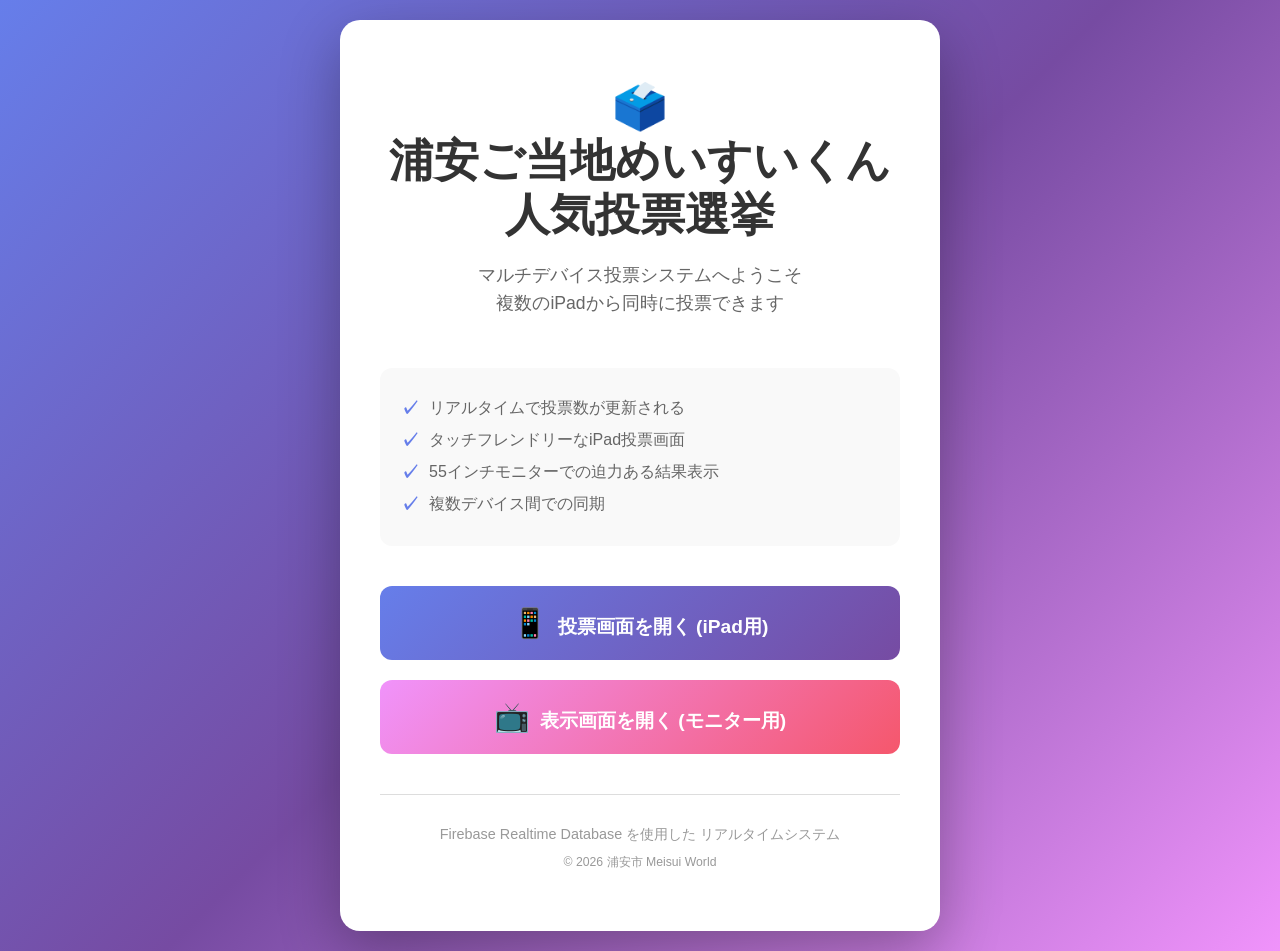
<file: index.html>
<!DOCTYPE html>
<html lang="ja">
<head>
  <meta charset="UTF-8">
  <meta name="viewport" content="width=device-width, initial-scale=1.0">
  <title>浦安ご当地めいすいくん人気投票選挙</title>
  <style>
    * {
      margin: 0;
      padding: 0;
      box-sizing: border-box;
    }

    body {
      font-family: 'Segoe UI', Tahoma, Geneva, Verdana, sans-serif;
      background: linear-gradient(135deg, #667eea 0%, #764ba2 50%, #f093fb 100%);
      min-height: 100vh;
      display: flex;
      align-items: center;
      justify-content: center;
      padding: 20px;
    }

    .container {
      background: white;
      border-radius: 20px;
      padding: 60px 40px;
      box-shadow: 0 20px 60px rgba(0, 0, 0, 0.3);
      text-align: center;
      max-width: 600px;
    }

    .title {
      font-size: 2.8em;
      font-weight: bold;
      margin-bottom: 20px;
      color: #333;
      line-height: 1.2;
    }

    .subtitle {
      font-size: 1.1em;
      color: #666;
      margin-bottom: 50px;
      line-height: 1.6;
    }

    .button-group {
      display: flex;
      gap: 20px;
      flex-direction: column;
    }

    .btn {
      padding: 20px 30px;
      font-size: 1.2em;
      font-weight: bold;
      border: none;
      border-radius: 12px;
      cursor: pointer;
      transition: all 0.3s;
      text-decoration: none;
      display: inline-block;
      text-align: center;
      color: white;
    }

    .btn:hover {
      transform: translateY(-3px);
      box-shadow: 0 8px 20px rgba(0, 0, 0, 0.2);
    }

    .btn:active {
      transform: translateY(-1px);
    }

    .btn-vote {
      background: linear-gradient(135deg, #667eea 0%, #764ba2 100%);
    }

    .btn-display {
      background: linear-gradient(135deg, #f093fb 0%, #f5576c 100%);
    }

    .icon {
      font-size: 1.5em;
      margin-right: 10px;
    }

    .footer {
      margin-top: 40px;
      padding-top: 30px;
      border-top: 1px solid #ddd;
      font-size: 0.9em;
      color: #999;
    }

    .feature-list {
      text-align: left;
      margin: 40px 0;
      background: #f9f9f9;
      padding: 20px;
      border-radius: 12px;
    }

    .feature-item {
      margin: 10px 0;
      color: #666;
      display: flex;
      align-items: center;
    }

    .feature-item:before {
      content: "✓";
      color: #667eea;
      font-weight: bold;
      margin-right: 10px;
      font-size: 1.2em;
    }

    @media (max-width: 600px) {
      .container {
        padding: 40px 30px;
      }

      .title {
        font-size: 2em;
      }

      .btn {
        padding: 15px 20px;
        font-size: 1em;
      }

      .button-group {
        gap: 15px;
      }
    }
  </style>
</head>
<body>
  <div class="container">
    <div class="title">🗳️<br>浦安ご当地めいすいくん人気投票選挙</div>

    <div class="subtitle">
      マルチデバイス投票システムへようこそ<br>
      複数のiPadから同時に投票できます
    </div>

    <div class="feature-list">
      <div class="feature-item">リアルタイムで投票数が更新される</div>
      <div class="feature-item">タッチフレンドリーなiPad投票画面</div>
      <div class="feature-item">55インチモニターでの迫力ある結果表示</div>
      <div class="feature-item">複数デバイス間での同期</div>
    </div>

    <div class="button-group">
      <a href="vote.html" class="btn btn-vote">
        <span class="icon">📱</span>投票画面を開く (iPad用)
      </a>
      <a href="display.html" class="btn btn-display">
        <span class="icon">📺</span>表示画面を開く (モニター用)
      </a>
    </div>

    <div class="footer">
      <p>Firebase Realtime Database を使用した リアルタイムシステム</p>
      <p style="margin-top: 10px; font-size: 0.85em;">© 2026 浦安市 Meisui World</p>
    </div>
  </div>
</body>
</html>
</file>
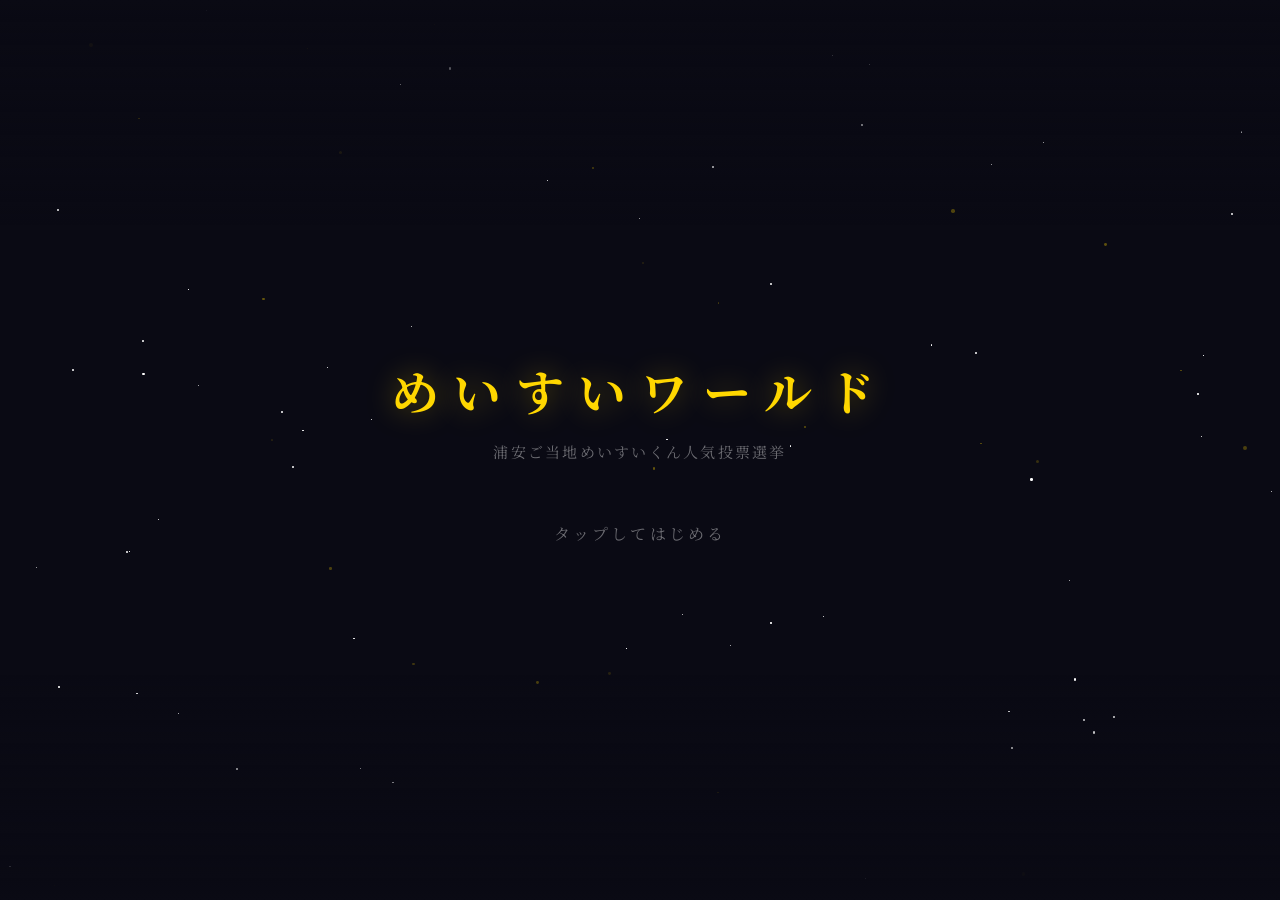
<file: ending-credits.html>
<!DOCTYPE html>
<html lang="ja">
<head>
<meta charset="UTF-8">
<meta name="viewport" content="width=device-width, initial-scale=1.0, maximum-scale=1.0, user-scalable=no">
<title>めいすいワールド - エンディング</title>
<link href="https://fonts.googleapis.com/css2?family=Noto+Serif+JP:wght@300;400;600;700&display=swap" rel="stylesheet">
<style>
* { margin:0; padding:0; box-sizing:border-box; }
body {
    width:100%; height:100vh; overflow:hidden;
    background:#0a0a14; position:relative;
    font-family:'Noto Serif JP','Hiragino Mincho ProN','BIZ UDGothic',serif;
}

.particle {
    position:fixed; border-radius:50%; pointer-events:none; z-index:1;
    animation: pfloat var(--dur) ease-in-out var(--delay) infinite;
}
@keyframes pfloat {
    0%,100% { transform:translateY(0) scale(1); opacity:var(--op); }
    50% { transform:translateY(-25px) scale(1.3); opacity:calc(var(--op) * 1.5); }
}

.grad-top {
    position:fixed;top:0;left:0;right:0;height:25vh;
    background:linear-gradient(to bottom,#0a0a14 0%,transparent 100%);
    z-index:10;pointer-events:none;
}
.grad-bottom {
    position:fixed;bottom:0;left:0;right:0;height:25vh;
    background:linear-gradient(to top,#0a0a14 0%,transparent 100%);
    z-index:10;pointer-events:none;
}

#titleScreen {
    position:absolute;inset:0;display:flex;flex-direction:column;
    align-items:center;justify-content:center;z-index:20;cursor:pointer;
}
#titleText {
    color:#FFD700;font-size:clamp(28px,6vw,48px);font-weight:700;
    letter-spacing:0.3em;animation:titleReveal 2.5s ease-out forwards;
    margin-bottom:16px;text-shadow:0 0 30px rgba(255,215,0,0.4);
}
#titleSub {
    color:rgba(255,255,255,0.4);font-size:clamp(11px,2vw,15px);
    letter-spacing:0.15em;margin-bottom:60px;
    animation:fadeIn 2s 1s ease forwards; opacity:0;
}
#tapText {
    color:rgba(255,255,255,0.4);font-size:clamp(12px,2.5vw,16px);
    letter-spacing:0.2em;animation:breathe 3s ease-in-out infinite;
}
@keyframes titleReveal {
    from { opacity:0; letter-spacing:1.5em; filter:blur(8px); }
    to { opacity:1; letter-spacing:0.3em; filter:blur(0); }
}
@keyframes breathe { 0%,100% { opacity:0.3; } 50% { opacity:0.7; } }
@keyframes fadeIn { to { opacity:1; } }
@keyframes fadeInUp {
    from { opacity:0; transform:translateY(30px); }
    to { opacity:1; transform:translateY(0); }
}
@keyframes glow {
    0%,100% { text-shadow:0 0 20px rgba(255,215,0,0.3); }
    50% { text-shadow:0 0 50px rgba(255,215,0,0.6),0 0 100px rgba(255,215,0,0.2); }
}
@keyframes starTwinkle {
    0%,100% { opacity:0.2; transform:scale(1); }
    50% { opacity:1; transform:scale(1.5); }
}

#mainContent { display:none; }

/* スクロール全体 */
#scrollWrap {
    position:fixed;inset:0;display:flex;justify-content:center;
    z-index:3;pointer-events:none;overflow:hidden;
}
#scrollInner {
    width:min(88%,560px); position:relative;
}

/* テキスト行 */
.ln { text-align:center; margin-bottom:6px; }
.ln-title {
    color:#FFD700;font-size:clamp(22px,5vw,36px);font-weight:700;
    letter-spacing:0.25em;margin:40px 0 20px;
    animation:glow 4s ease-in-out infinite;
}
.ln-section {
    color:rgba(255,215,0,0.65);font-size:clamp(15px,3.2vw,22px);font-weight:600;
    letter-spacing:0.15em;margin:36px 0 16px;
}
.ln-normal {
    color:rgba(255,255,255,0.82);font-size:clamp(14px,3vw,18px);font-weight:300;
    line-height:2.0;letter-spacing:0.06em;
}
.ln-accent {
    color:#ffd700;font-size:clamp(15px,3.2vw,19px);font-weight:600;
    line-height:2.0;letter-spacing:0.08em;
}
.ln-small {
    color:rgba(255,255,255,0.45);font-size:clamp(11px,2.2vw,14px);font-weight:300;
    line-height:2.0;letter-spacing:0.05em;
}
.ln-empty { height:40px; }
.ln-big-empty { height:80px; }
.ln-huge-empty { height:140px; }

/* 歩くキャラ（テキスト内に配置） */
.walking-char {
    display:flex;justify-content:center;margin:30px 0;
}

/* コントロール */
#controls {
    position:fixed;bottom:16px;right:16px;z-index:30;display:flex;gap:8px;
    opacity:0;transition:opacity 1s;
}
#controls.show { opacity:1; }
#controls button {
    background:rgba(255,255,255,0.08);border:1px solid rgba(255,255,255,0.15);
    color:rgba(255,255,255,0.6);border-radius:8px;padding:8px 16px;
    font-size:12px;cursor:pointer;backdrop-filter:blur(4px);
    font-family:'Noto Serif JP',serif;transition:all 0.3s;
}
#controls button:hover { background:rgba(255,255,255,0.15);color:rgba(255,255,255,0.9); }

#progressBar {
    position:fixed;bottom:0;left:0;right:0;height:2px;
    background:rgba(255,255,255,0.08);z-index:30;
}
#progressFill {
    height:100%;width:0%;
    background:linear-gradient(90deg,#FFD700,#FFA500);
    transition:width 0.1s linear;
}
#backBtn {
    position:fixed;top:12px;left:16px;z-index:30;
    padding:6px 16px;background:rgba(255,255,255,0.06);
    border:1px solid rgba(255,255,255,0.1);color:rgba(255,255,255,0.4);
    border-radius:8px;font-size:11px;cursor:pointer;text-decoration:none;
    font-family:'Noto Serif JP',serif;backdrop-filter:blur(4px);
    opacity:0;transition:opacity 1s;
}
#backBtn:hover { color:rgba(255,255,255,0.8);background:rgba(255,255,255,0.12); }

/* 星 */
.star {
    position:fixed;border-radius:50%;background:#fff;pointer-events:none;z-index:0;
    animation:starTwinkle var(--dur) ease-in-out var(--delay) infinite;
}
</style>
</head>
<body>

<div class="grad-top"></div>
<div class="grad-bottom"></div>
<div id="particles"></div>
<div id="stars"></div>

<a id="backBtn" href="world.html">&larr; ゲームに戻る</a>

<div id="titleScreen" onclick="startCredits()">
    <div id="titleText">めいすいワールド</div>
    <div id="titleSub">浦安ご当地めいすいくん人気投票選挙</div>
    <div id="tapText">タップしてはじめる</div>
</div>

<div id="mainContent">
    <div id="scrollWrap">
        <div id="scrollInner"></div>
    </div>
    <div id="controls">
        <button id="pauseBtn" onclick="togglePause()">⏸</button>
        <button onclick="resetCredits()">↺</button>
    </div>
    <div id="progressBar"><div id="progressFill"></div></div>
</div>

<script>
// テキストデータ（type: title/section/normal/accent/small/empty/big/huge/char）
const LINES = [
    {t:'huge'}, {t:'huge'},
    {t:'title', v:'めいすいワールドへようこそ'},
    {t:'big'},
    {t:'normal', v:'あなたが選んだ一票が'},
    {t:'normal', v:'この街の未来をつくりました'},
    {t:'huge'}, {t:'huge'},

    {t:'section', v:'—— ものがたり ——'},
    {t:'big'},
    {t:'normal', v:'むかしむかし'},
    {t:'normal', v:'東京湾のほとりに'},
    {t:'normal', v:'小さな漁村がありました'},
    {t:'big'},
    {t:'accent', v:'堀江・猫実・当代島'},
    {t:'empty'},
    {t:'normal', v:'三つの村が寄り添い'},
    {t:'normal', v:'人々は海とともに暮らしていました'},
    {t:'big'},
    {t:'char'},
    {t:'big'},
    {t:'normal', v:'べか舟で海苔を採り'},
    {t:'normal', v:'あさりを獲り'},
    {t:'normal', v:'穏やかな日々を過ごしていました'},
    {t:'big'},
    {t:'small', v:'境川には千数百艘のべか舟が並び'},
    {t:'small', v:'女たちは「むき手」として貝をむき'},
    {t:'small', v:'佃煮屋が20軒以上も軒を連ねていました'},
    {t:'big'},
    {t:'normal', v:'1928年の夏'},
    {t:'normal', v:'ひとりの作家が浦安にやってきました'},
    {t:'empty'},
    {t:'accent', v:'山本周五郎'},
    {t:'empty'},
    {t:'normal', v:'彼はこの町を「浦粕」と名付け'},
    {t:'normal', v:'名作「青べか物語」を書きました'},
    {t:'empty'},
    {t:'small', v:'住民は「誇張だ」と怒りましたが'},
    {t:'small', v:'今では郷土の誇りになっています'},
    {t:'huge'},

    {t:'section', v:'—— 黒い水 ——'},
    {t:'big'},
    {t:'normal', v:'1958年'},
    {t:'normal', v:'工場の排水が海を黒く染めました'},
    {t:'big'},
    {t:'normal', v:'魚が死に'},
    {t:'normal', v:'海苔が腐り'},
    {t:'normal', v:'漁師たちの生活が奪われました'},
    {t:'big'},
    {t:'accent', v:'漁民800人が国会へ陳情'},
    {t:'empty'},
    {t:'normal', v:'この事件が'},
    {t:'normal', v:'日本の公害対策の原点になりました'},
    {t:'huge'},
    {t:'char'},
    {t:'huge'},

    {t:'section', v:'—— 海から陸へ ——'},
    {t:'big'},
    {t:'normal', v:'漁師たちは海に別れを告げました'},
    {t:'big'},
    {t:'accent', v:'1971年 漁業権 全面放棄'},
    {t:'empty'},
    {t:'normal', v:'300年続いた漁師町の歴史に'},
    {t:'normal', v:'幕が下りた日'},
    {t:'big'},
    {t:'normal', v:'補償金で「にわか長者」になった人もいました'},
    {t:'small', v:'新築ラッシュ、車の購入'},
    {t:'small', v:'でも補償金をすべて失った人も少なくなかった'},
    {t:'big'},
    {t:'normal', v:'でもそこから'},
    {t:'normal', v:'新しい物語がはじまりました'},
    {t:'big'},
    {t:'normal', v:'埋め立てによって'},
    {t:'accent', v:'街の面積は4倍に'},
    {t:'big'},
    {t:'small', v:'東野 富岡 海楽 美浜'},
    {t:'small', v:'舞浜 日の出 明海 高洲 千鳥'},
    {t:'big'},
    {t:'normal', v:'新しい土地に'},
    {t:'normal', v:'新しい人々が集まり'},
    {t:'normal', v:'浦安は生まれ変わりました'},
    {t:'huge'},
    {t:'char'},
    {t:'huge'},

    {t:'section', v:'—— 夢の王国 ——'},
    {t:'big'},
    {t:'normal', v:'船橋ヘルスセンターの成功者'},
    {t:'normal', v:'丹沢善利は夢を見ました'},
    {t:'big'},
    {t:'normal', v:'京成電鉄 三井不動産 朝日土地興業'},
    {t:'normal', v:'三つの会社が手を組み'},
    {t:'big'},
    {t:'accent', v:'1960年 オリエンタルランド設立'},
    {t:'empty'},
    {t:'small', v:'社名は丹沢が命名「東洋の楽園」'},
    {t:'big'},
    {t:'normal', v:'1983年4月15日'},
    {t:'accent', v:'東京ディズニーランド 開園'},
    {t:'empty'},
    {t:'normal', v:'開園当日の来場者 26,000人'},
    {t:'big'},
    {t:'small', v:'丹沢はその前に経営難で会社を手放していました'},
    {t:'small', v:'楽園の名付け親は 果実を味わうことなく'},
    {t:'small', v:'歴史の舞台を去りました'},
    {t:'huge'},

    {t:'section', v:'—— 舞浜のひみつ ——'},
    {t:'big'},
    {t:'normal', v:'「舞浜」の由来は'},
    {t:'normal', v:'マイアミビーチではありませんでした'},
    {t:'big'},
    {t:'accent', v:'2019年に公式否定'},
    {t:'empty'},
    {t:'normal', v:'正しくは昭和天皇の御製に基づく'},
    {t:'normal', v:'神楽舞「浦安の舞」が由来'},
    {t:'big'},
    {t:'small', v:'浦安市も長年公式サイトに'},
    {t:'small', v:'「マイアミビーチにちなんで」と書いていました'},
    {t:'huge'},
    {t:'char'},
    {t:'huge'},

    {t:'section', v:'—— 浦安三社祭 ——'},
    {t:'big'},
    {t:'normal', v:'4年に1度'},
    {t:'normal', v:'100基の神輿が街を揺らす'},
    {t:'big'},
    {t:'accent', v:'まえだー！ まえだー！'},
    {t:'big'},
    {t:'normal', v:'地すり 揉み 差し 放り'},
    {t:'normal', v:'浦安だけの担ぎ方'},
    {t:'big'},
    {t:'small', v:'かつては寄付が少ない家に'},
    {t:'small', v:'神輿を突入させて店を壊すほどの暴れ祭りでした'},
    {t:'huge'},

    {t:'section', v:'—— 浦安ご当地めいすいくん ——'},
    {t:'big'},
    {t:'accent', v:'イチョウめいすいくん'},
    {t:'normal', v:'黄金の並木道をつくった'},
    {t:'big'},
    {t:'accent', v:'ツツジめいちゃん'},
    {t:'normal', v:'花でまちを彩った'},
    {t:'big'},
    {t:'accent', v:'ビーナスめいちゃん'},
    {t:'normal', v:'海辺に夢のリゾートをつくった'},
    {t:'big'},
    {t:'accent', v:'浦安の海めいすいくん'},
    {t:'normal', v:'三番瀬の自然を守った'},
    {t:'big'},
    {t:'accent', v:'屋形船めいすいくん'},
    {t:'normal', v:'おまつりの伝統を受け継いだ'},
    {t:'big'},
    {t:'accent', v:'漁師めいすいくん'},
    {t:'normal', v:'港のにぎわいを取り戻した'},
    {t:'huge'},
    {t:'char'},
    {t:'huge'},

    {t:'section', v:'—— 浦安のことば ——'},
    {t:'big'},
    {t:'accent', v:'「はええとこ投票しねと'},
    {t:'accent', v:'　干上がっちゃに」'},
    {t:'big'},
    {t:'accent', v:'「おいは祭りが好きだよ'},
    {t:'accent', v:'　まえだー！」'},
    {t:'big'},
    {t:'accent', v:'「ごっそんなんべ」'},
    {t:'small', v:'（ごちそうさま の浦安弁）'},
    {t:'big'},
    {t:'small', v:'堀江・猫実・当代島'},
    {t:'small', v:'わずか数百メートルしか離れていないのに'},
    {t:'small', v:'方言が違っていました'},
    {t:'huge'},

    {t:'section', v:'—— 数字で見る浦安 ——'},
    {t:'big'},
    {t:'normal', v:'平均所得 776万円（全国7位）'},
    {t:'normal', v:'財政力指数 1.48（全国トップ級）'},
    {t:'normal', v:'市職員平均給与 全国1位'},
    {t:'normal', v:'住みたい街 千葉県1位'},
    {t:'normal', v:'待機児童 ゼロ'},
    {t:'big'},
    {t:'accent', v:'浦安市のOLC株 時価約394億円'},
    {t:'big'},
    {t:'small', v:'でもディズニーへの税収依存は実は約1割'},
    {t:'small', v:'財政力の源泉は高所得市民の個人市民税でした'},
    {t:'huge'},

    {t:'section', v:'—— めいすいワールドの記録 ——'},
    {t:'big'},
    {t:'normal', v:'たくさんの投票'},
    {t:'normal', v:'たくさんの建物'},
    {t:'normal', v:'数えきれない木と花'},
    {t:'normal', v:'たくさんの海の生き物'},
    {t:'big'},
    {t:'normal', v:'モルック大会も開催されました'},
    {t:'normal', v:'三社祭も復活しました'},
    {t:'normal', v:'温泉も湧きました'},
    {t:'big'},
    {t:'normal', v:'すべてはあなたの一票から'},
    {t:'accent', v:'生まれました'},
    {t:'huge'},
    {t:'char'},
    {t:'huge'},

    {t:'section', v:'—— 制作 ——'},
    {t:'big'},
    {t:'normal', v:'企画'},
    {t:'accent', v:'浦安市明るい選挙推進協議会'},
    {t:'accent', v:'浦安市選挙管理委員会'},
    {t:'big'},
    {t:'normal', v:'プログラム'},
    {t:'accent', v:'めいすいワールド制作チーム'},
    {t:'big'},
    {t:'normal', v:'キャラクターデザイン'},
    {t:'accent', v:'めいすいくんファミリー'},
    {t:'huge'},

    {t:'section', v:'—— Special Thanks ——'},
    {t:'big'},
    {t:'normal', v:'浦安市のみなさま'},
    {t:'normal', v:'市民まつり実行委員会'},
    {t:'normal', v:'遊んでくれたすべての人'},
    {t:'big'},
    {t:'normal', v:'そしてあなたへ'},
    {t:'huge'},
    {t:'char'},
    {t:'huge'}, {t:'huge'},

    {t:'accent', v:'ありがとう、浦安。'},
    {t:'accent', v:'ありがとう、めいすいワールド。'},
    {t:'huge'},
    {t:'title', v:'あなたの一票が'},
    {t:'title', v:'未来をつくる。'},
    {t:'huge'}, {t:'huge'}, {t:'huge'},
    {t:'title', v:'— Fin —'},
    {t:'huge'}, {t:'huge'}, {t:'huge'}, {t:'huge'},
];

// 歩くキャラSVG
let walkFrame = 0;
function charSVG() {
    const l = [[-3,3],[-6,6],[-3,3],[0,0]][walkFrame];
    const a = [[4,-4],[6,-6],[4,-4],[0,0]][walkFrame];
    const b = [0,-2,0,-1][walkFrame];
    const c = '#FFD700';
    return `<svg width="80" height="130" viewBox="0 0 120 180">
        <ellipse cx="60" cy="175" rx="25" ry="5" fill="rgba(255,255,255,0.08)"/>
        <g transform="translate(0,${b})">
            <line x1="55" y1="120" x2="${55+l[0]}" y2="165" stroke="${c}" stroke-width="6" stroke-linecap="round"/>
            <line x1="65" y1="120" x2="${65+l[1]}" y2="165" stroke="${c}" stroke-width="6" stroke-linecap="round"/>
            <rect x="42" y="70" width="36" height="55" rx="8" fill="${c}" opacity="0.9"/>
            <line x1="42" y1="80" x2="${30+a[0]}" y2="115" stroke="${c}" stroke-width="5" stroke-linecap="round"/>
            <line x1="78" y1="80" x2="${90+a[1]}" y2="115" stroke="${c}" stroke-width="5" stroke-linecap="round"/>
            <circle cx="60" cy="52" r="22" fill="${c}" opacity="0.95"/>
            <polygon points="45,32 50,18 55,28 60,12 65,28 70,18 75,32" fill="#FFF" opacity="0.85"/>
            <circle cx="53" cy="50" r="3" fill="#1a1a2e"/>
            <circle cx="67" cy="50" r="3" fill="#1a1a2e"/>
            <path d="M52,60 Q60,68 68,60" fill="none" stroke="#1a1a2e" stroke-width="2" stroke-linecap="round"/>
        </g>
    </svg>`;
}

// 初期化
function init() {
    // 星
    const starsEl = document.getElementById('stars');
    for (let i = 0; i < 60; i++) {
        const s = document.createElement('div');
        s.className = 'star';
        const sz = Math.random() * 2 + 0.5;
        s.style.cssText = `left:${Math.random()*100}%;top:${Math.random()*100}%;
            width:${sz}px;height:${sz}px;--dur:${2+Math.random()*4}s;--delay:${Math.random()*3}s;`;
        starsEl.appendChild(s);
    }

    // パーティクル
    const pEl = document.getElementById('particles');
    for (let i = 0; i < 25; i++) {
        const p = document.createElement('div');
        p.className = 'particle';
        const sz = Math.random() * 3 + 1;
        const op = Math.random() * 0.3 + 0.1;
        p.style.cssText = `left:${Math.random()*100}%;top:${Math.random()*100}%;
            width:${sz}px;height:${sz}px;--op:${op};
            background:rgba(255,215,0,${op});--dur:${6+Math.random()*8}s;--delay:${Math.random()*5}s;`;
        pEl.appendChild(p);
    }

    // テキスト構築
    const inner = document.getElementById('scrollInner');
    // 上部スペース
    const topPad = document.createElement('div');
    topPad.style.height = '110vh';
    inner.appendChild(topPad);

    LINES.forEach(line => {
        const el = document.createElement('div');
        el.className = 'ln';
        if (line.t === 'empty') { el.className = 'ln-empty'; }
        else if (line.t === 'big') { el.className = 'ln-big-empty'; }
        else if (line.t === 'huge') { el.className = 'ln-huge-empty'; }
        else if (line.t === 'title') { el.className = 'ln ln-title'; el.textContent = line.v; }
        else if (line.t === 'section') { el.className = 'ln ln-section'; el.textContent = line.v; }
        else if (line.t === 'accent') { el.className = 'ln ln-accent'; el.textContent = line.v; }
        else if (line.t === 'small') { el.className = 'ln ln-small'; el.textContent = line.v; }
        else if (line.t === 'char') {
            el.className = 'walking-char';
            el.setAttribute('data-walkchar', '1');
        }
        else { el.className = 'ln ln-normal'; el.textContent = line.v; }
        inner.appendChild(el);
    });

    // 下部スペース
    const botPad = document.createElement('div');
    botPad.style.height = '60vh';
    inner.appendChild(botPad);

    // キャラアニメーション
    setInterval(() => {
        walkFrame = (walkFrame + 1) % 4;
        document.querySelectorAll('[data-walkchar]').forEach(el => {
            el.innerHTML = charSVG();
        });
    }, 250);
    document.querySelectorAll('[data-walkchar]').forEach(el => { el.innerHTML = charSVG(); });
}

// スクロール
const SCROLL_SPEED = 35;
let totalH = 0;
let scrollPos = 0;
let playing = false;
let animId = null;
let startT = null;

function startCredits() {
    document.getElementById('titleScreen').style.display = 'none';
    document.getElementById('mainContent').style.display = 'block';

    totalH = document.getElementById('scrollInner').scrollHeight - window.innerHeight;

    setTimeout(() => {
        document.getElementById('controls').classList.add('show');
        document.getElementById('backBtn').style.opacity = '1';
    }, 2000);

    setTimeout(() => {
        playing = true;
        startT = performance.now();
        animId = requestAnimationFrame(tick);
    }, 1500);
}

function tick(now) {
    if (!playing) return;
    const elapsed = (now - startT) / 1000;
    scrollPos = Math.min(elapsed * SCROLL_SPEED, totalH);

    document.getElementById('scrollInner').style.transform = `translateY(${-scrollPos}px)`;
    document.getElementById('progressFill').style.width = `${(scrollPos/totalH)*100}%`;

    if (scrollPos < totalH) {
        animId = requestAnimationFrame(tick);
    } else {
        playing = false;
        document.getElementById('pauseBtn').textContent = '▶';
    }
}

function togglePause() {
    if (playing) {
        playing = false;
        if (animId) cancelAnimationFrame(animId);
        document.getElementById('pauseBtn').textContent = '▶';
    } else {
        playing = true;
        startT = performance.now() - (scrollPos / SCROLL_SPEED) * 1000;
        animId = requestAnimationFrame(tick);
        document.getElementById('pauseBtn').textContent = '⏸';
    }
}

function resetCredits() {
    scrollPos = 0;
    playing = false;
    if (animId) cancelAnimationFrame(animId);
    document.getElementById('titleScreen').style.display = 'flex';
    document.getElementById('mainContent').style.display = 'none';
    document.getElementById('scrollInner').style.transform = 'translateY(0)';
    document.getElementById('progressFill').style.width = '0%';
    document.getElementById('pauseBtn').textContent = '⏸';
    document.getElementById('backBtn').style.opacity = '0';
    document.getElementById('controls').classList.remove('show');
}

init();
</script>
</body>
</html>
</file>
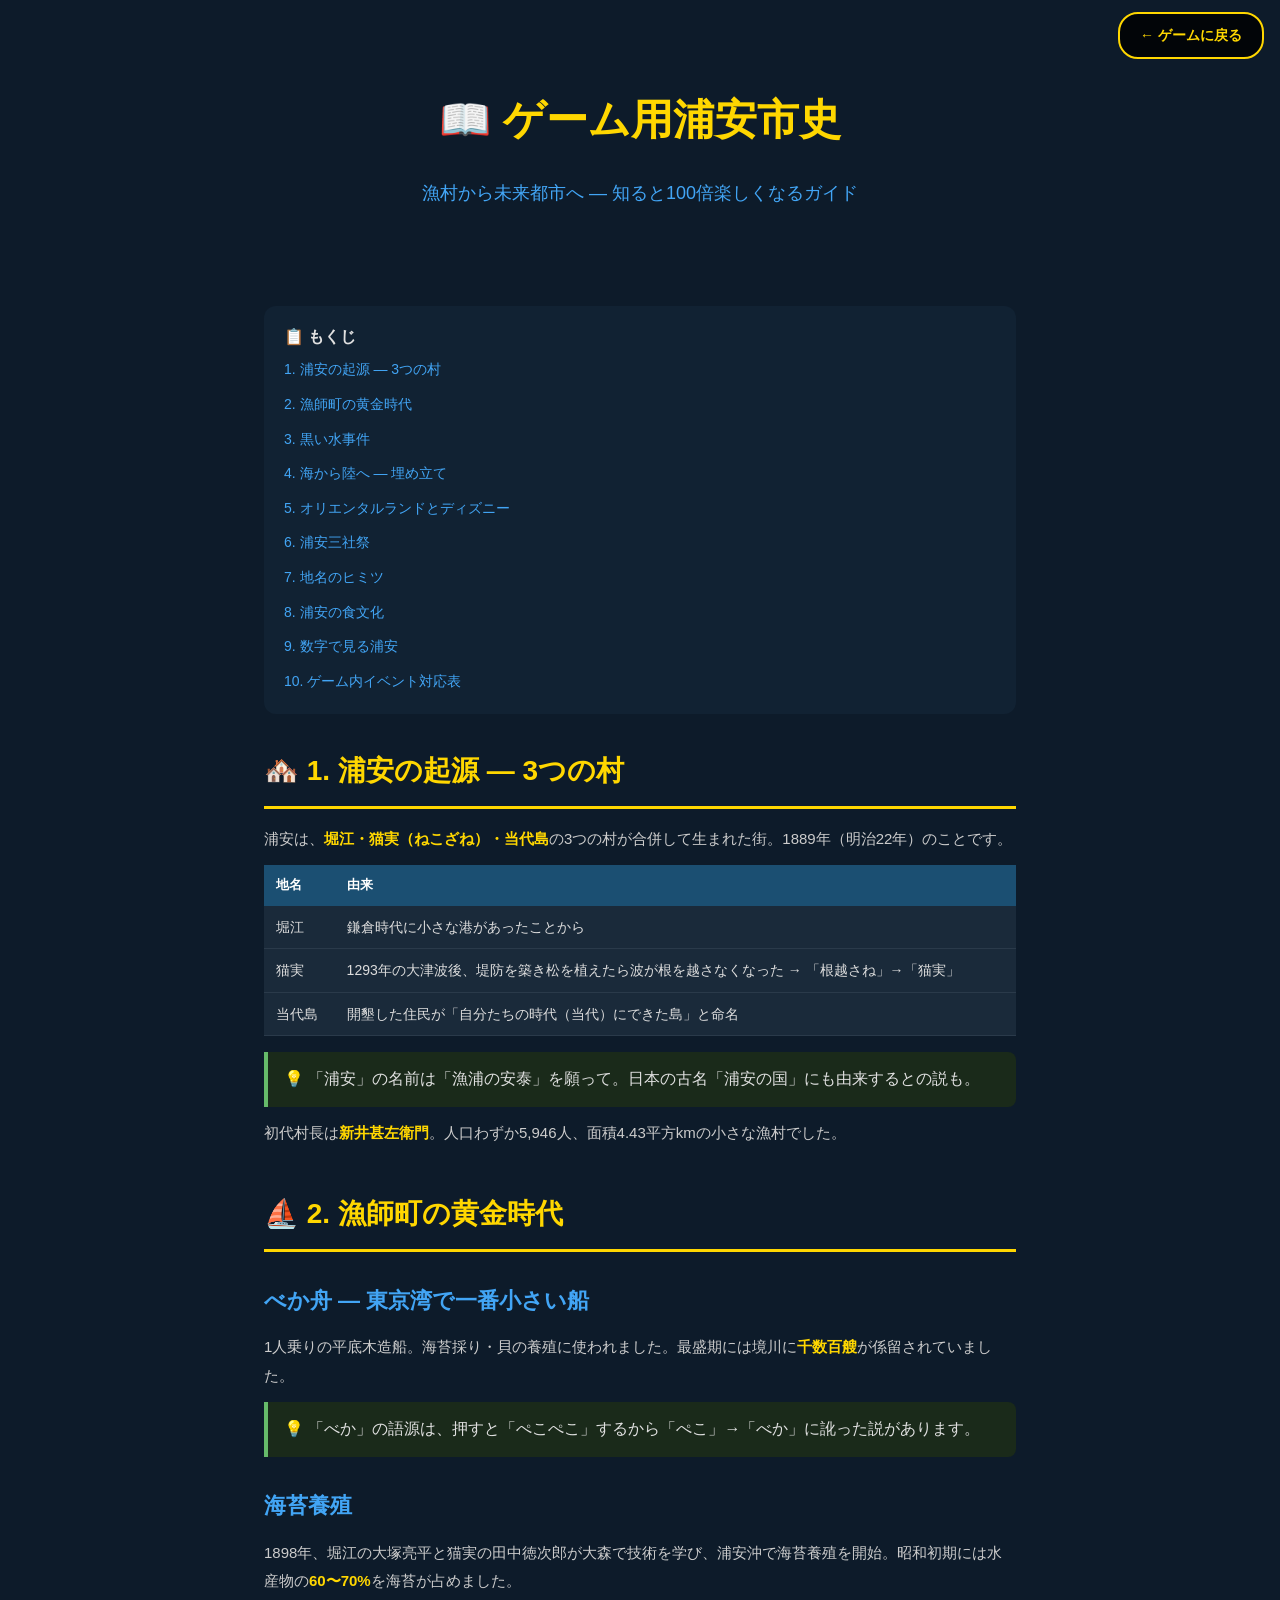
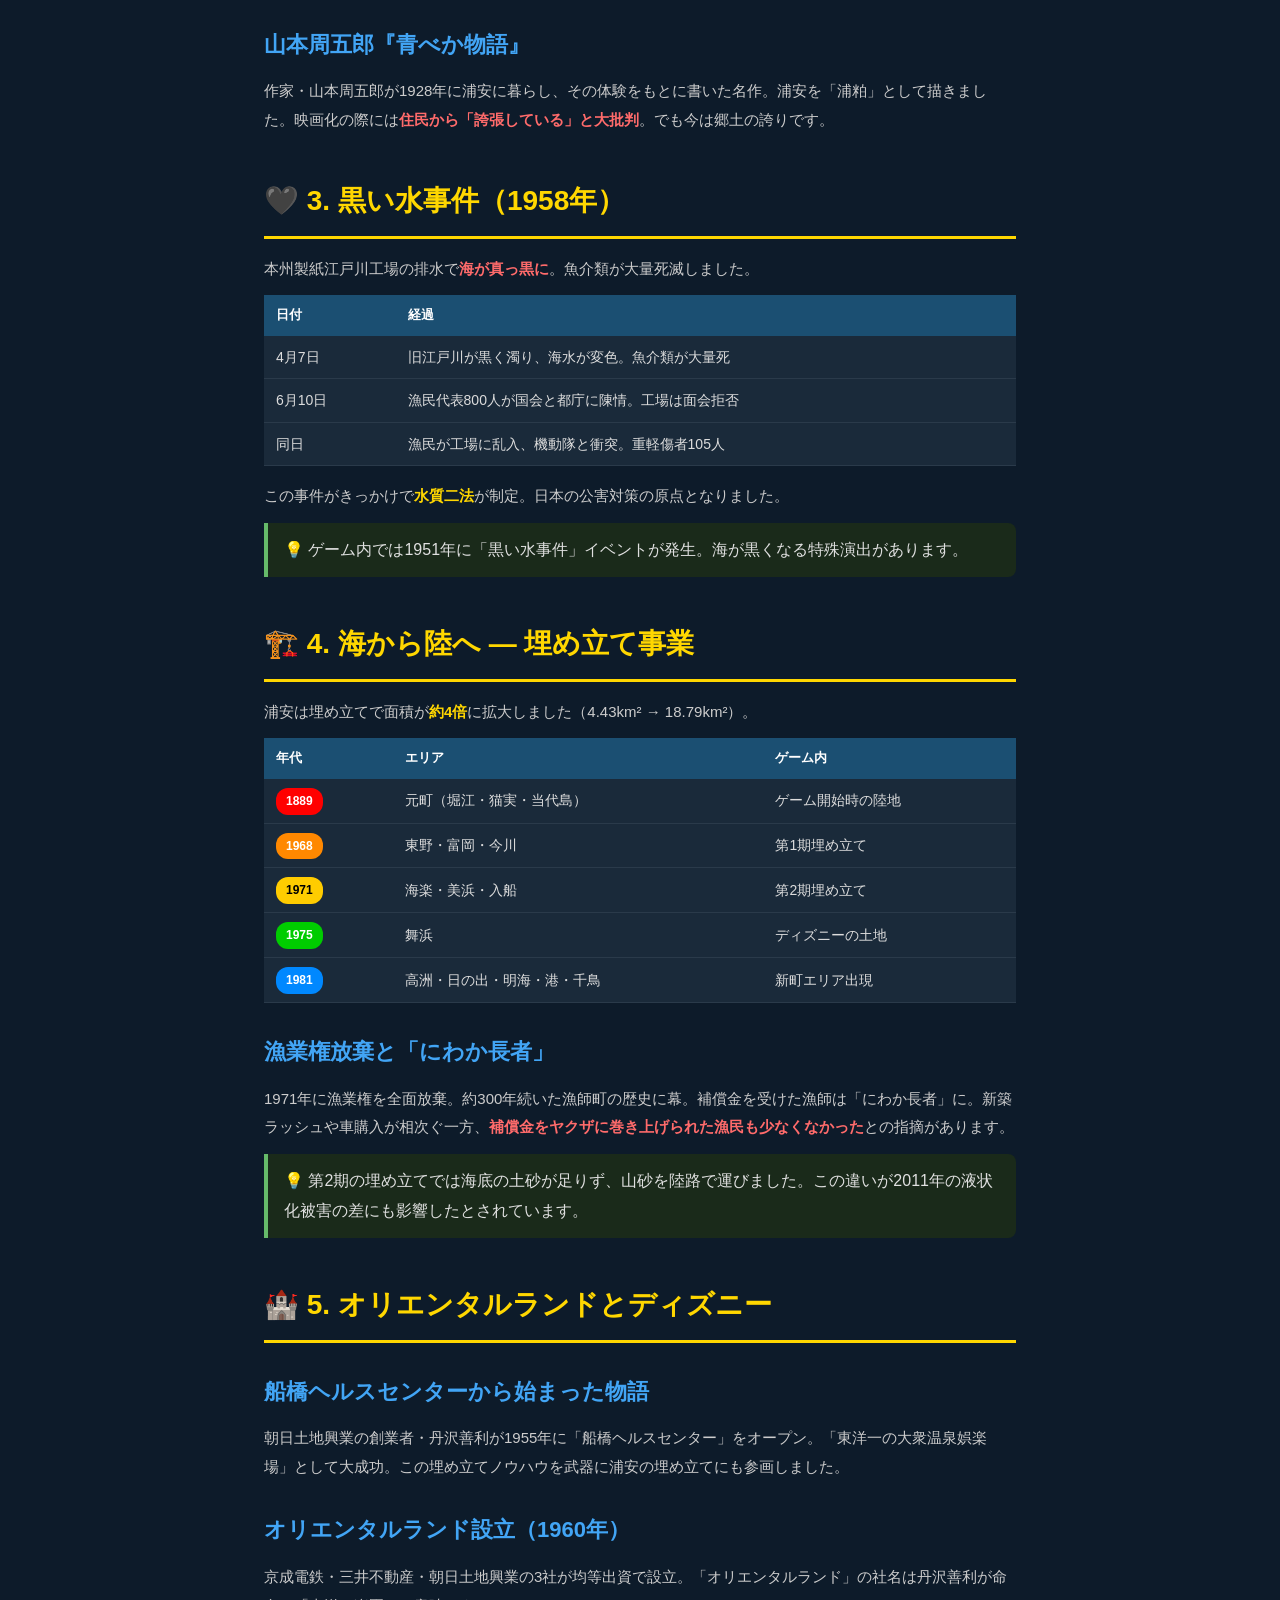
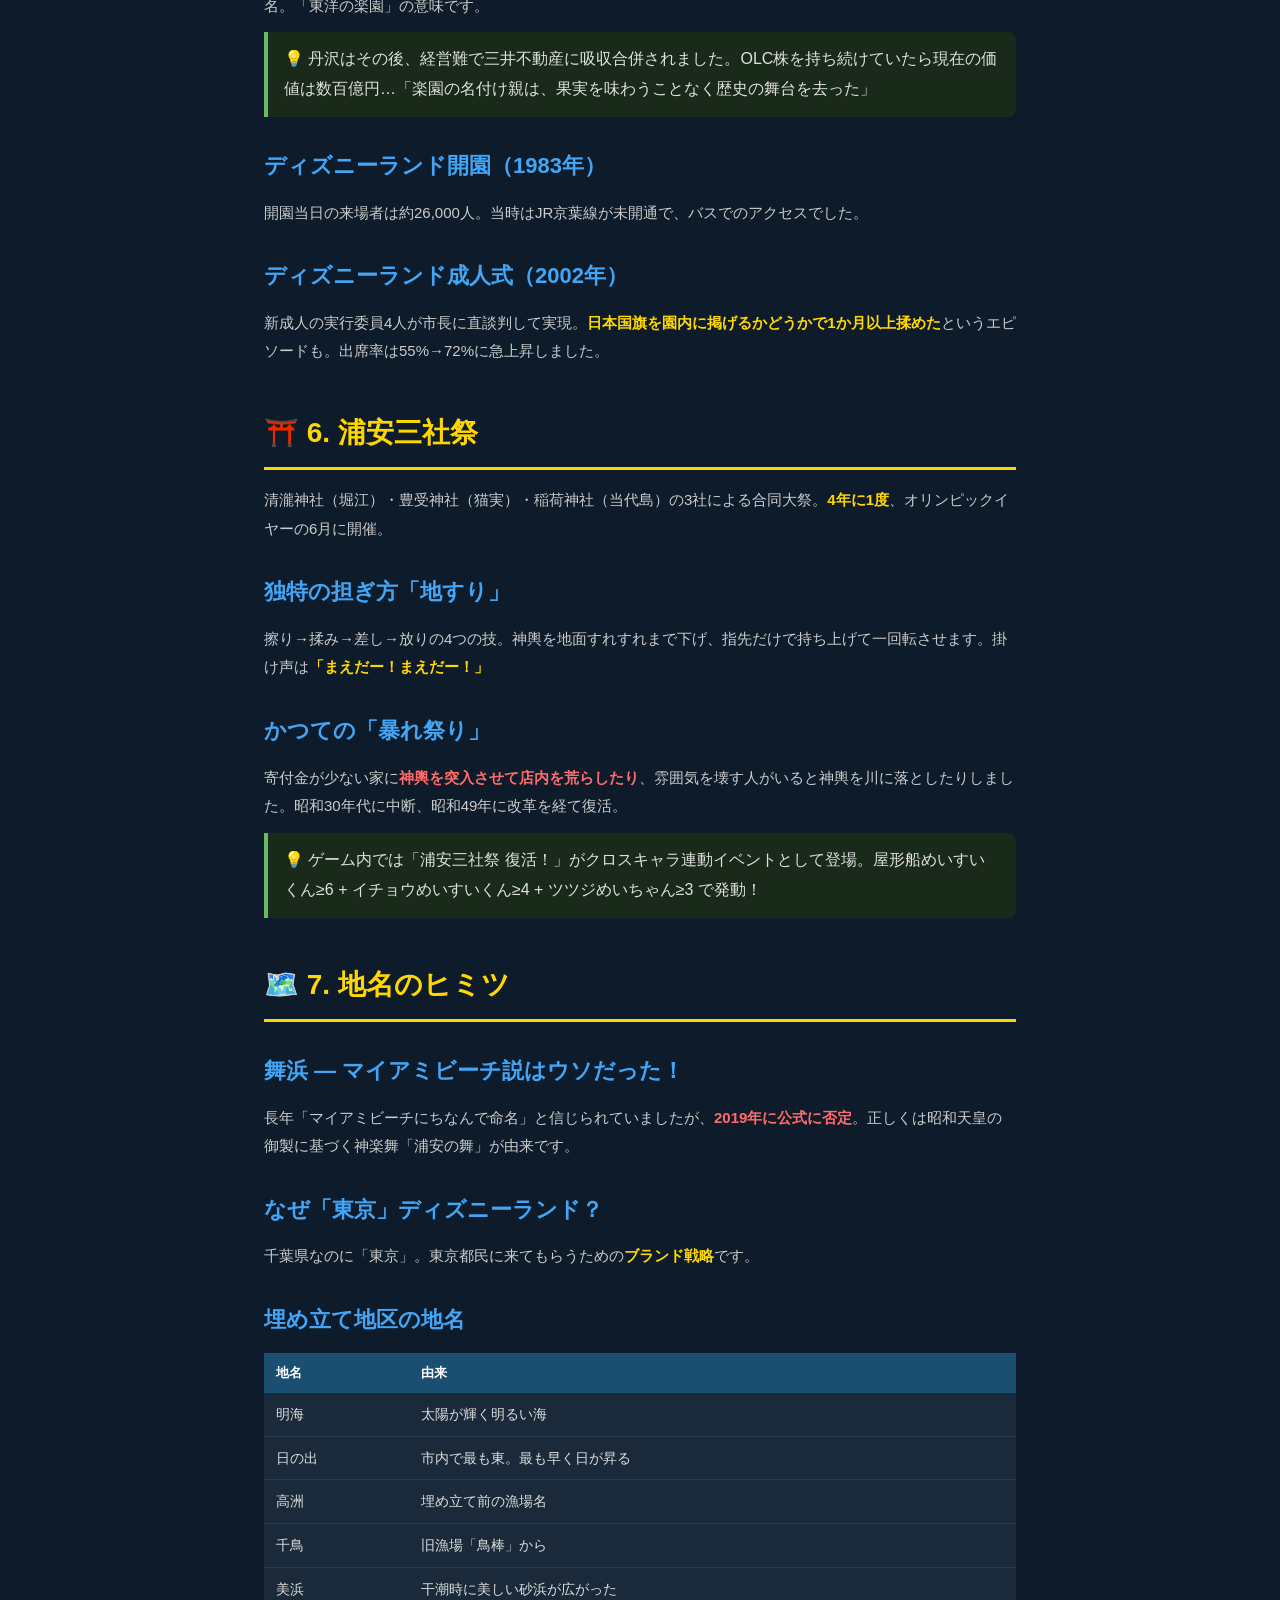
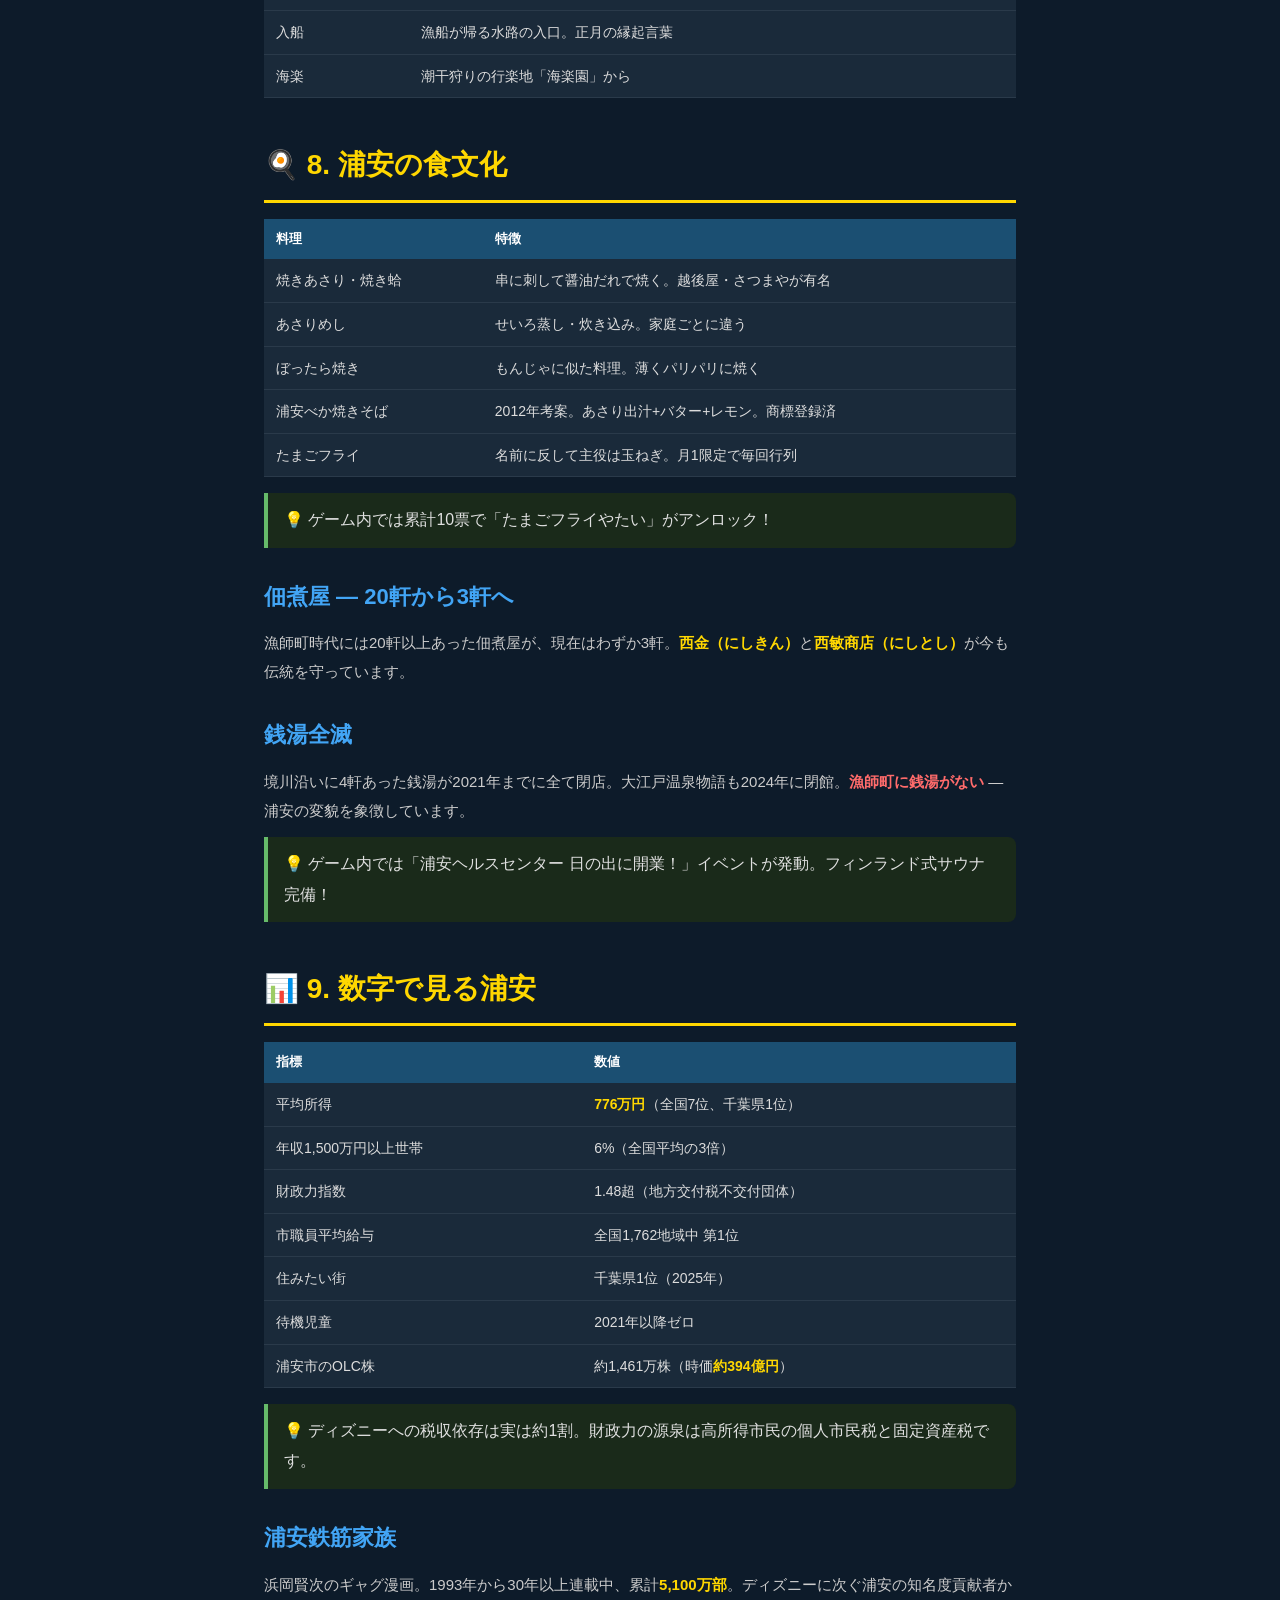
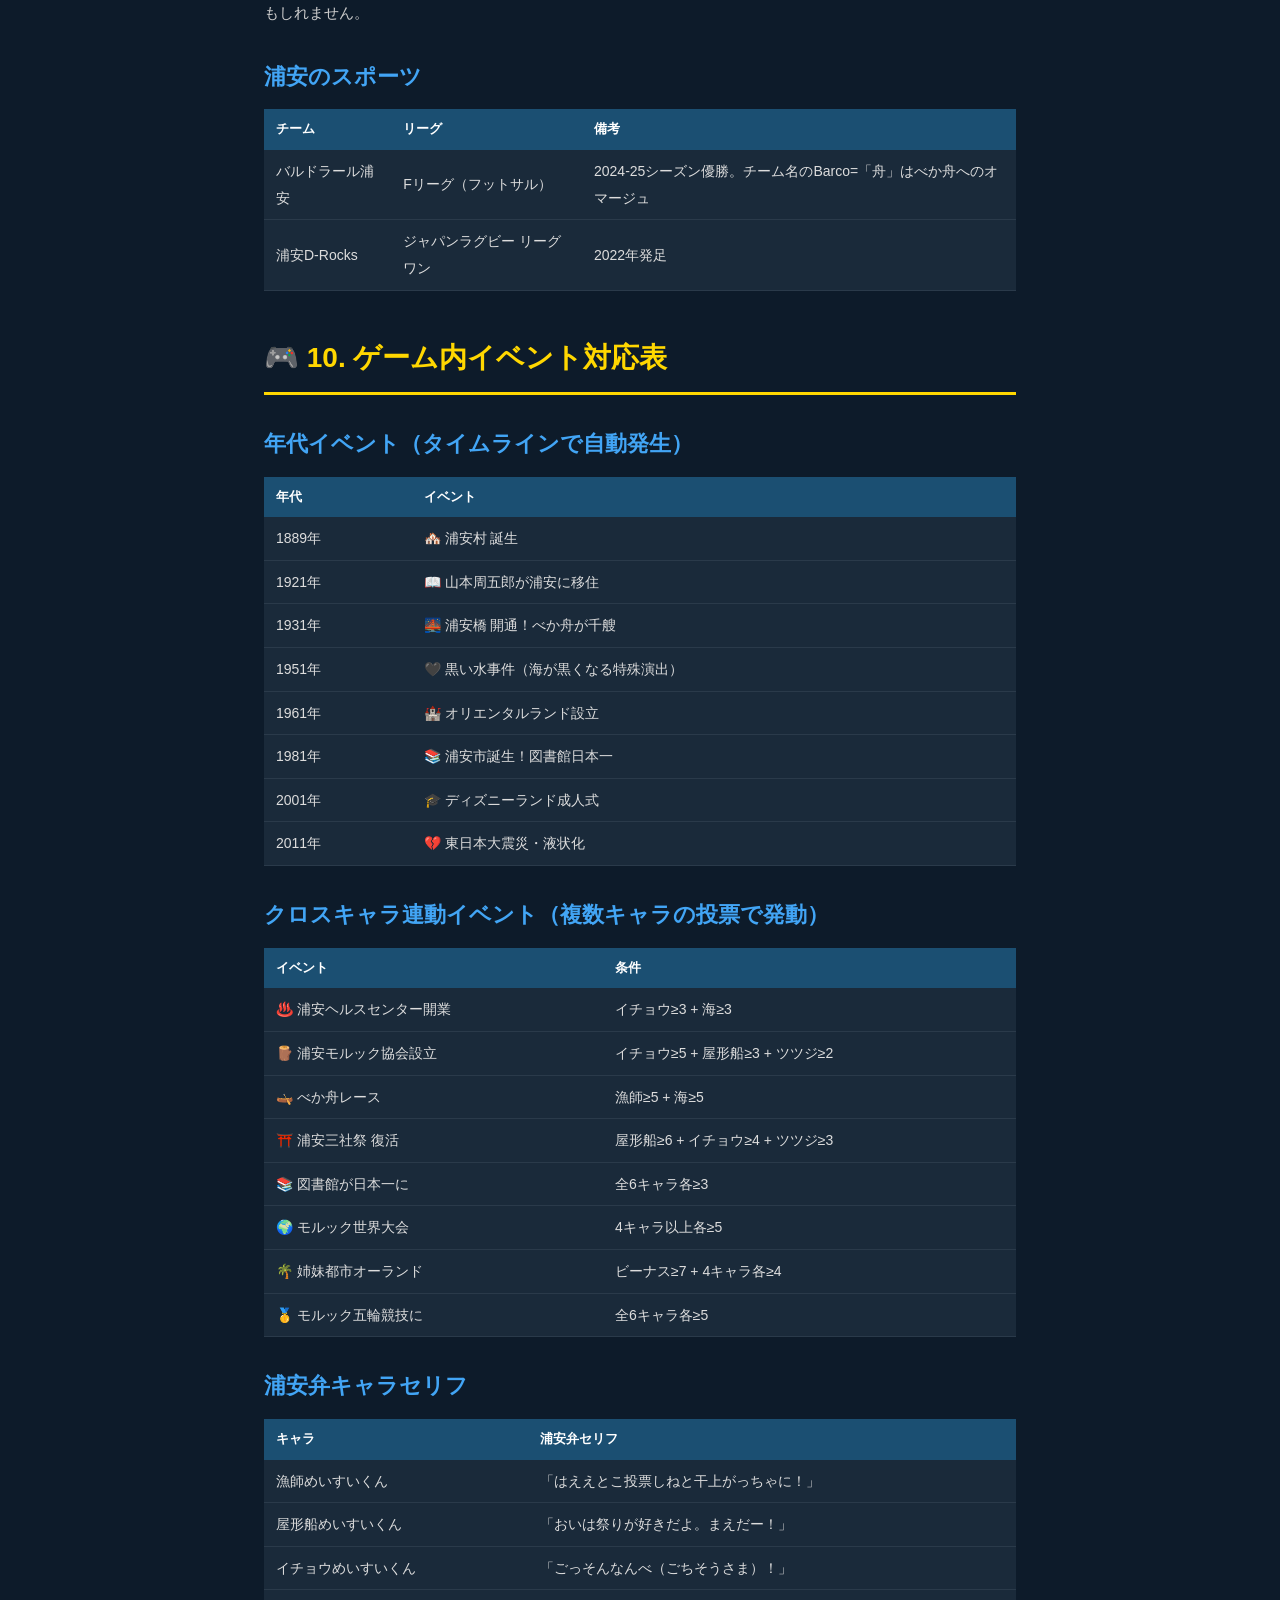
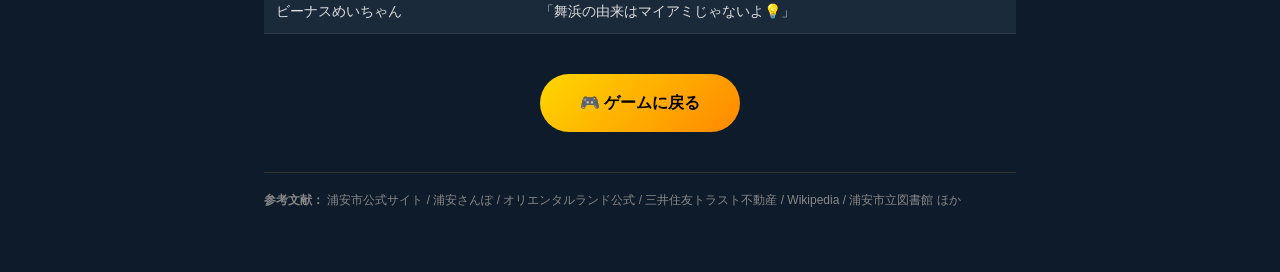
<file: urayasu-history.html>
<!DOCTYPE html>
<html lang="ja">
<head>
<meta charset="UTF-8">
<meta name="viewport" content="width=device-width, initial-scale=1.0">
<title>ゲーム用浦安市史</title>
<style>
* { margin:0; padding:0; box-sizing:border-box; }
body { background:#0d1b2a; color:#e0e0e0; font-family:'BIZ UDGothic','Yu Gothic UI','Hiragino Sans','Meiryo',sans-serif; line-height:1.9; }
.container { max-width:800px; margin:0 auto; padding:20px 24px 60px; }

h1 { font-size:28px; color:#ffd700; margin:40px 0 16px; padding-bottom:8px; border-bottom:3px solid #ffd700; }
h1:first-of-type { margin-top:0; }
h2 { font-size:22px; color:#42a5f5; margin:28px 0 12px; }
h3 { font-size:18px; color:#66bb6a; margin:20px 0 8px; }
p { margin:8px 0; font-size:15px; color:#ccc; }
.highlight { color:#ffd700; font-weight:bold; }
.accent { color:#ff6b6b; font-weight:bold; }

table { width:100%; border-collapse:collapse; margin:12px 0 16px; }
th { background:#1B4F72; color:#fff; padding:8px 12px; text-align:left; font-size:13px; }
td { background:#1a2a3a; padding:8px 12px; border-bottom:1px solid #2a3a4a; font-size:14px; color:#ddd; }
tr:hover td { background:#223344; }

.era-tag { display:inline-block; padding:2px 10px; border-radius:12px; font-size:12px; font-weight:bold; margin-right:6px; }
.era-1889 { background:#FF0000; color:#fff; }
.era-1968 { background:#FF8800; color:#fff; }
.era-1971 { background:#FFCC00; color:#000; }
.era-1975 { background:#00CC00; color:#fff; }
.era-1981 { background:#0088FF; color:#fff; }

.trivia { background:#1a2a1a; border-left:4px solid #66bb6a; padding:12px 16px; margin:12px 0; border-radius:0 8px 8px 0; }
.trivia::before { content:'💡 '; }

.back-btn { position:fixed; top:12px; right:16px; z-index:100; padding:8px 20px; background:rgba(0,0,0,0.8); color:#ffd700; border:2px solid #ffd700; border-radius:20px; font-size:14px; font-weight:bold; cursor:pointer; text-decoration:none; }
.back-btn:hover { background:#ffd700; color:#000; }

.toc { background:#112233; border-radius:12px; padding:16px 20px; margin:16px 0 30px; }
.toc a { color:#42a5f5; text-decoration:none; display:block; padding:4px 0; font-size:14px; }
.toc a:hover { color:#ffd700; }

.sources { font-size:12px; color:#888; margin-top:40px; padding-top:16px; border-top:1px solid #333; }
.sources a { color:#42a5f5; }

.cover { text-align:center; padding:60px 0 40px; }
.cover h1 { font-size:42px; border:none; margin-bottom:8px; }
.cover .sub { font-size:18px; color:#42a5f5; margin-bottom:40px; }
</style>
</head>
<body>

<a href="world.html" class="back-btn">← ゲームに戻る</a>

<div class="container">

<div class="cover">
    <h1>📖 ゲーム用浦安市史</h1>
    <div class="sub">漁村から未来都市へ ― 知ると100倍楽しくなるガイド</div>
</div>

<div class="toc">
    <strong>📋 もくじ</strong>
    <a href="#ch1">1. 浦安の起源 ― 3つの村</a>
    <a href="#ch2">2. 漁師町の黄金時代</a>
    <a href="#ch3">3. 黒い水事件</a>
    <a href="#ch4">4. 海から陸へ ― 埋め立て</a>
    <a href="#ch5">5. オリエンタルランドとディズニー</a>
    <a href="#ch6">6. 浦安三社祭</a>
    <a href="#ch7">7. 地名のヒミツ</a>
    <a href="#ch8">8. 浦安の食文化</a>
    <a href="#ch9">9. 数字で見る浦安</a>
    <a href="#ch10">10. ゲーム内イベント対応表</a>
</div>

<!-- ===== 第1章 ===== -->
<h1 id="ch1">🏘️ 1. 浦安の起源 ― 3つの村</h1>

<p>浦安は、<span class="highlight">堀江・猫実（ねこざね）・当代島</span>の3つの村が合併して生まれた街。1889年（明治22年）のことです。</p>

<table>
<tr><th>地名</th><th>由来</th></tr>
<tr><td>堀江</td><td>鎌倉時代に小さな港があったことから</td></tr>
<tr><td>猫実</td><td>1293年の大津波後、堤防を築き松を植えたら波が根を越さなくなった → 「根越さね」→「猫実」</td></tr>
<tr><td>当代島</td><td>開墾した住民が「自分たちの時代（当代）にできた島」と命名</td></tr>
</table>

<div class="trivia">「浦安」の名前は「漁浦の安泰」を願って。日本の古名「浦安の国」にも由来するとの説も。</div>

<p>初代村長は<span class="highlight">新井甚左衛門</span>。人口わずか5,946人、面積4.43平方kmの小さな漁村でした。</p>

<!-- ===== 第2章 ===== -->
<h1 id="ch2">⛵ 2. 漁師町の黄金時代</h1>

<h2>べか舟 ― 東京湾で一番小さい船</h2>
<p>1人乗りの平底木造船。海苔採り・貝の養殖に使われました。最盛期には境川に<span class="highlight">千数百艘</span>が係留されていました。</p>

<div class="trivia">「べか」の語源は、押すと「ぺこぺこ」するから「ぺこ」→「べか」に訛った説があります。</div>

<h2>海苔養殖</h2>
<p>1898年、堀江の大塚亮平と猫実の田中徳次郎が大森で技術を学び、浦安沖で海苔養殖を開始。昭和初期には水産物の<span class="highlight">60〜70%</span>を海苔が占めました。</p>

<h2>山本周五郎『青べか物語』</h2>
<p>作家・山本周五郎が1928年に浦安に暮らし、その体験をもとに書いた名作。浦安を「浦粕」として描きました。映画化の際には<span class="accent">住民から「誇張している」と大批判</span>。でも今は郷土の誇りです。</p>

<!-- ===== 第3章 ===== -->
<h1 id="ch3">🖤 3. 黒い水事件（1958年）</h1>

<p>本州製紙江戸川工場の排水で<span class="accent">海が真っ黒に</span>。魚介類が大量死滅しました。</p>

<table>
<tr><th>日付</th><th>経過</th></tr>
<tr><td>4月7日</td><td>旧江戸川が黒く濁り、海水が変色。魚介類が大量死</td></tr>
<tr><td>6月10日</td><td>漁民代表800人が国会と都庁に陳情。工場は面会拒否</td></tr>
<tr><td>同日</td><td>漁民が工場に乱入、機動隊と衝突。重軽傷者105人</td></tr>
</table>

<p>この事件がきっかけで<span class="highlight">水質二法</span>が制定。日本の公害対策の原点となりました。</p>

<div class="trivia">ゲーム内では1951年に「黒い水事件」イベントが発生。海が黒くなる特殊演出があります。</div>

<!-- ===== 第4章 ===== -->
<h1 id="ch4">🏗️ 4. 海から陸へ ― 埋め立て事業</h1>

<p>浦安は埋め立てで面積が<span class="highlight">約4倍</span>に拡大しました（4.43km² → 18.79km²）。</p>

<table>
<tr><th>年代</th><th>エリア</th><th>ゲーム内</th></tr>
<tr><td><span class="era-tag era-1889">1889</span></td><td>元町（堀江・猫実・当代島）</td><td>ゲーム開始時の陸地</td></tr>
<tr><td><span class="era-tag era-1968">1968</span></td><td>東野・富岡・今川</td><td>第1期埋め立て</td></tr>
<tr><td><span class="era-tag era-1971">1971</span></td><td>海楽・美浜・入船</td><td>第2期埋め立て</td></tr>
<tr><td><span class="era-tag era-1975">1975</span></td><td>舞浜</td><td>ディズニーの土地</td></tr>
<tr><td><span class="era-tag era-1981">1981</span></td><td>高洲・日の出・明海・港・千鳥</td><td>新町エリア出現</td></tr>
</table>

<h2>漁業権放棄と「にわか長者」</h2>
<p>1971年に漁業権を全面放棄。約300年続いた漁師町の歴史に幕。補償金を受けた漁師は「にわか長者」に。新築ラッシュや車購入が相次ぐ一方、<span class="accent">補償金をヤクザに巻き上げられた漁民も少なくなかった</span>との指摘があります。</p>

<div class="trivia">第2期の埋め立てでは海底の土砂が足りず、山砂を陸路で運びました。この違いが2011年の液状化被害の差にも影響したとされています。</div>

<!-- ===== 第5章 ===== -->
<h1 id="ch5">🏰 5. オリエンタルランドとディズニー</h1>

<h2>船橋ヘルスセンターから始まった物語</h2>
<p>朝日土地興業の創業者・丹沢善利が1955年に「船橋ヘルスセンター」をオープン。「東洋一の大衆温泉娯楽場」として大成功。この埋め立てノウハウを武器に浦安の埋め立てにも参画しました。</p>

<h2>オリエンタルランド設立（1960年）</h2>
<p>京成電鉄・三井不動産・朝日土地興業の3社が均等出資で設立。「オリエンタルランド」の社名は丹沢善利が命名。「東洋の楽園」の意味です。</p>

<div class="trivia">丹沢はその後、経営難で三井不動産に吸収合併されました。OLC株を持ち続けていたら現在の価値は数百億円…「楽園の名付け親は、果実を味わうことなく歴史の舞台を去った」</div>

<h2>ディズニーランド開園（1983年）</h2>
<p>開園当日の来場者は約26,000人。当時はJR京葉線が未開通で、バスでのアクセスでした。</p>

<h2>ディズニーランド成人式（2002年）</h2>
<p>新成人の実行委員4人が市長に直談判して実現。<span class="highlight">日本国旗を園内に掲げるかどうかで1か月以上揉めた</span>というエピソードも。出席率は55%→72%に急上昇しました。</p>

<!-- ===== 第6章 ===== -->
<h1 id="ch6">⛩️ 6. 浦安三社祭</h1>

<p>清瀧神社（堀江）・豊受神社（猫実）・稲荷神社（当代島）の3社による合同大祭。<span class="highlight">4年に1度</span>、オリンピックイヤーの6月に開催。</p>

<h2>独特の担ぎ方「地すり」</h2>
<p>擦り→揉み→差し→放りの4つの技。神輿を地面すれすれまで下げ、指先だけで持ち上げて一回転させます。掛け声は<span class="highlight">「まえだー！まえだー！」</span></p>

<h2>かつての「暴れ祭り」</h2>
<p>寄付金が少ない家に<span class="accent">神輿を突入させて店内を荒らしたり</span>、雰囲気を壊す人がいると神輿を川に落としたりしました。昭和30年代に中断、昭和49年に改革を経て復活。</p>

<div class="trivia">ゲーム内では「浦安三社祭 復活！」がクロスキャラ連動イベントとして登場。屋形船めいすいくん≥6 + イチョウめいすいくん≥4 + ツツジめいちゃん≥3 で発動！</div>

<!-- ===== 第7章 ===== -->
<h1 id="ch7">🗺️ 7. 地名のヒミツ</h1>

<h2>舞浜 ― マイアミビーチ説はウソだった！</h2>
<p>長年「マイアミビーチにちなんで命名」と信じられていましたが、<span class="accent">2019年に公式に否定</span>。正しくは昭和天皇の御製に基づく神楽舞「浦安の舞」が由来です。</p>

<h2>なぜ「東京」ディズニーランド？</h2>
<p>千葉県なのに「東京」。東京都民に来てもらうための<span class="highlight">ブランド戦略</span>です。</p>

<h2>埋め立て地区の地名</h2>
<table>
<tr><th>地名</th><th>由来</th></tr>
<tr><td>明海</td><td>太陽が輝く明るい海</td></tr>
<tr><td>日の出</td><td>市内で最も東。最も早く日が昇る</td></tr>
<tr><td>高洲</td><td>埋め立て前の漁場名</td></tr>
<tr><td>千鳥</td><td>旧漁場「鳥棒」から</td></tr>
<tr><td>美浜</td><td>干潮時に美しい砂浜が広がった</td></tr>
<tr><td>入船</td><td>漁船が帰る水路の入口。正月の縁起言葉</td></tr>
<tr><td>海楽</td><td>潮干狩りの行楽地「海楽園」から</td></tr>
</table>

<!-- ===== 第8章 ===== -->
<h1 id="ch8">🍳 8. 浦安の食文化</h1>

<table>
<tr><th>料理</th><th>特徴</th></tr>
<tr><td>焼きあさり・焼き蛤</td><td>串に刺して醤油だれで焼く。越後屋・さつまやが有名</td></tr>
<tr><td>あさりめし</td><td>せいろ蒸し・炊き込み。家庭ごとに違う</td></tr>
<tr><td>ぼったら焼き</td><td>もんじゃに似た料理。薄くパリパリに焼く</td></tr>
<tr><td>浦安べか焼きそば</td><td>2012年考案。あさり出汁+バター+レモン。商標登録済</td></tr>
<tr><td>たまごフライ</td><td>名前に反して主役は玉ねぎ。月1限定で毎回行列</td></tr>
</table>

<div class="trivia">ゲーム内では累計10票で「たまごフライやたい」がアンロック！</div>

<h2>佃煮屋 ― 20軒から3軒へ</h2>
<p>漁師町時代には20軒以上あった佃煮屋が、現在はわずか3軒。<span class="highlight">西金（にしきん）</span>と<span class="highlight">西敏商店（にしとし）</span>が今も伝統を守っています。</p>

<h2>銭湯全滅</h2>
<p>境川沿いに4軒あった銭湯が2021年までに全て閉店。大江戸温泉物語も2024年に閉館。<span class="accent">漁師町に銭湯がない</span> ― 浦安の変貌を象徴しています。</p>

<div class="trivia">ゲーム内では「浦安ヘルスセンター 日の出に開業！」イベントが発動。フィンランド式サウナ完備！</div>

<!-- ===== 第9章 ===== -->
<h1 id="ch9">📊 9. 数字で見る浦安</h1>

<table>
<tr><th>指標</th><th>数値</th></tr>
<tr><td>平均所得</td><td><span class="highlight">776万円</span>（全国7位、千葉県1位）</td></tr>
<tr><td>年収1,500万円以上世帯</td><td>6%（全国平均の3倍）</td></tr>
<tr><td>財政力指数</td><td>1.48超（地方交付税不交付団体）</td></tr>
<tr><td>市職員平均給与</td><td>全国1,762地域中 第1位</td></tr>
<tr><td>住みたい街</td><td>千葉県1位（2025年）</td></tr>
<tr><td>待機児童</td><td>2021年以降ゼロ</td></tr>
<tr><td>浦安市のOLC株</td><td>約1,461万株（時価<span class="highlight">約394億円</span>）</td></tr>
</table>

<div class="trivia">ディズニーへの税収依存は実は約1割。財政力の源泉は高所得市民の個人市民税と固定資産税です。</div>

<h2>浦安鉄筋家族</h2>
<p>浜岡賢次のギャグ漫画。1993年から30年以上連載中、累計<span class="highlight">5,100万部</span>。ディズニーに次ぐ浦安の知名度貢献者かもしれません。</p>

<h2>浦安のスポーツ</h2>
<table>
<tr><th>チーム</th><th>リーグ</th><th>備考</th></tr>
<tr><td>バルドラール浦安</td><td>Fリーグ（フットサル）</td><td>2024-25シーズン優勝。チーム名のBarco=「舟」はべか舟へのオマージュ</td></tr>
<tr><td>浦安D-Rocks</td><td>ジャパンラグビー リーグワン</td><td>2022年発足</td></tr>
</table>

<!-- ===== 第10章 ===== -->
<h1 id="ch10">🎮 10. ゲーム内イベント対応表</h1>

<h2>年代イベント（タイムラインで自動発生）</h2>
<table>
<tr><th>年代</th><th>イベント</th></tr>
<tr><td>1889年</td><td>🏘️ 浦安村 誕生</td></tr>
<tr><td>1921年</td><td>📖 山本周五郎が浦安に移住</td></tr>
<tr><td>1931年</td><td>🌉 浦安橋 開通！べか舟が千艘</td></tr>
<tr><td>1951年</td><td>🖤 黒い水事件（海が黒くなる特殊演出）</td></tr>
<tr><td>1961年</td><td>🏰 オリエンタルランド設立</td></tr>
<tr><td>1981年</td><td>📚 浦安市誕生！図書館日本一</td></tr>
<tr><td>2001年</td><td>🎓 ディズニーランド成人式</td></tr>
<tr><td>2011年</td><td>💔 東日本大震災・液状化</td></tr>
</table>

<h2>クロスキャラ連動イベント（複数キャラの投票で発動）</h2>
<table>
<tr><th>イベント</th><th>条件</th></tr>
<tr><td>♨️ 浦安ヘルスセンター開業</td><td>イチョウ≥3 + 海≥3</td></tr>
<tr><td>🪵 浦安モルック協会設立</td><td>イチョウ≥5 + 屋形船≥3 + ツツジ≥2</td></tr>
<tr><td>🛶 べか舟レース</td><td>漁師≥5 + 海≥5</td></tr>
<tr><td>⛩️ 浦安三社祭 復活</td><td>屋形船≥6 + イチョウ≥4 + ツツジ≥3</td></tr>
<tr><td>📚 図書館が日本一に</td><td>全6キャラ各≥3</td></tr>
<tr><td>🌍 モルック世界大会</td><td>4キャラ以上各≥5</td></tr>
<tr><td>🌴 姉妹都市オーランド</td><td>ビーナス≥7 + 4キャラ各≥4</td></tr>
<tr><td>🥇 モルック五輪競技に</td><td>全6キャラ各≥5</td></tr>
</table>

<h2>浦安弁キャラセリフ</h2>
<table>
<tr><th>キャラ</th><th>浦安弁セリフ</th></tr>
<tr><td>漁師めいすいくん</td><td>「はええとこ投票しねと干上がっちゃに！」</td></tr>
<tr><td>屋形船めいすいくん</td><td>「おいは祭りが好きだよ。まえだー！」</td></tr>
<tr><td>イチョウめいすいくん</td><td>「ごっそんなんべ（ごちそうさま）！」</td></tr>
<tr><td>ビーナスめいちゃん</td><td>「舞浜の由来はマイアミじゃないよ💡」</td></tr>
</table>

<div style="text-align:center;margin:40px 0 20px;">
    <a href="world.html" style="display:inline-block;padding:14px 40px;background:linear-gradient(135deg,#ffd700,#ff8800);color:#000;font-weight:bold;font-size:16px;border-radius:30px;text-decoration:none;">🎮 ゲームに戻る</a>
</div>

<div class="sources">
    <strong>参考文献：</strong>
    浦安市公式サイト / 浦安さんぽ / オリエンタルランド公式 / 三井住友トラスト不動産 / Wikipedia / 浦安市立図書館 ほか
</div>

</div>
</body>
</html>
</file>
